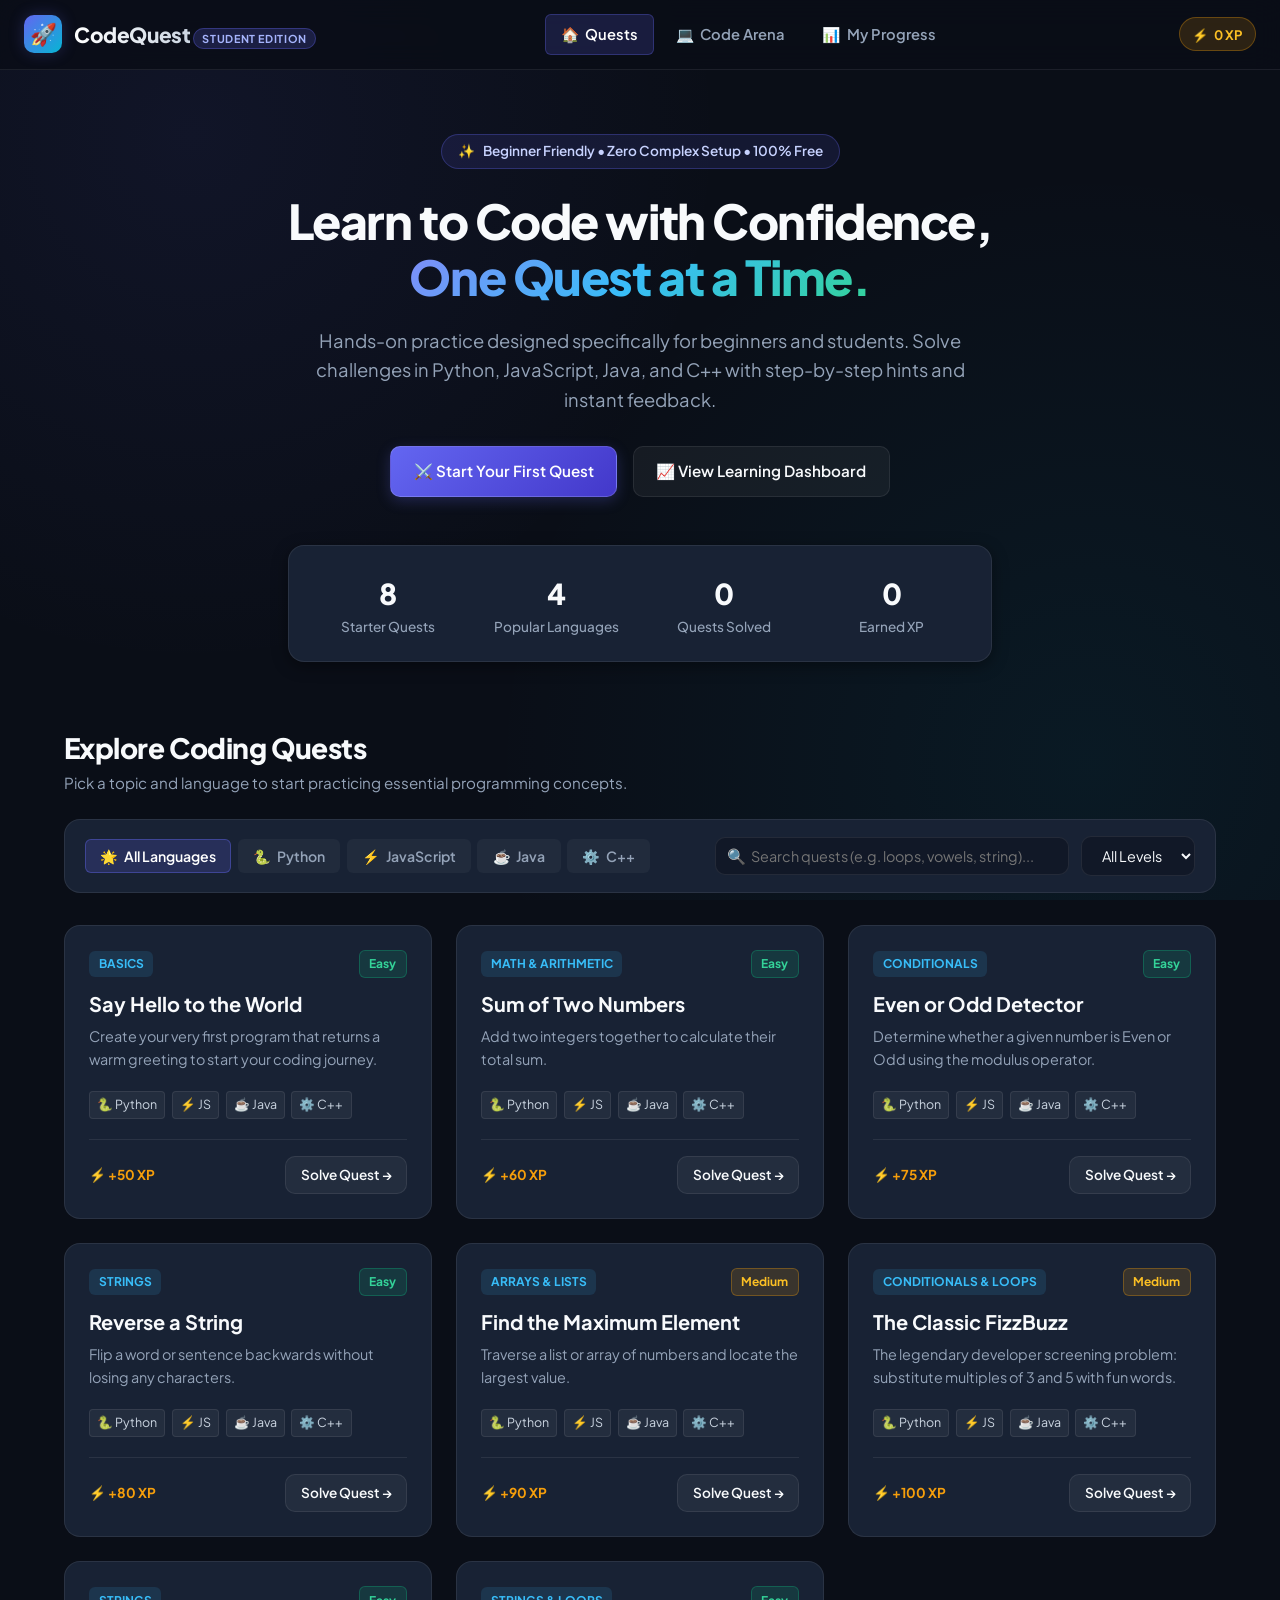
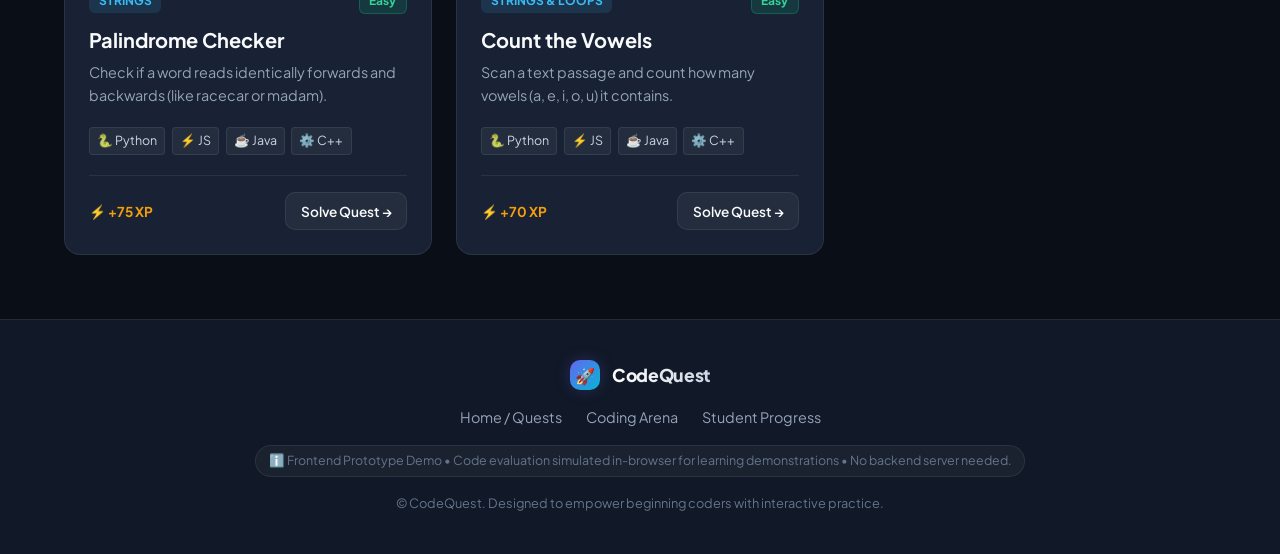
<file: index.html>
<!DOCTYPE html>
<html lang="en">

<head>
  <meta charset="UTF-8">
  <meta name="viewport" content="width=device-width, initial-scale=1.0">
  <title>CodeQuest - Beginner-Friendly Coding Practice</title>
  <meta name="description"
    content="Master coding with CodeQuest! Interactive, beginner-friendly practice quests for Python, JavaScript, Java, and C++.">
  <link rel="stylesheet" href="style.css">
</head>

<body>

  <!-- Navigation Bar -->
  <nav class="navbar" id="main-navbar">
    <div class="nav-brand">
      <div class="brand-logo" aria-hidden="true">🚀</div>
      <div>
        <span class="brand-title">CodeQuest</span>
        <span class="brand-badge">Student Edition</span>
      </div>
    </div>

    <ul class="nav-links">
      <li class="nav-item">
        <a href="index.html" class="active" id="nav-home">
          <span>🏠</span> Quests
        </a>
      </li>
      <li class="nav-item">
        <a href="problem.html" id="nav-solver">
          <span>💻</span> Code Arena
        </a>
      </li>
      <li class="nav-item">
        <a href="progress.html" id="nav-progress">
          <span>📊</span> My Progress
        </a>
      </li>
    </ul>

    <div class="nav-stats">
      <div class="user-xp-badge" id="nav-xp-badge" title="Your Total Experience Points">
        <span>⚡</span>
        <span id="nav-xp-counter">0 XP</span>
      </div>
    </div>
  </nav>

  <!-- Hero Section -->
  <header class="hero">
    <div class="hero-pill">
      <span>✨</span> Beginner Friendly • Zero Complex Setup • 100% Free
    </div>
    <h1 class="hero-title">
      Learn to Code with Confidence, <br>
      <span class="gradient-text">One Quest at a Time.</span>
    </h1>
    <p class="hero-subtitle">
      Hands-on practice designed specifically for beginners and students. Solve challenges in Python, JavaScript, Java,
      and C++ with step-by-step hints and instant feedback.
    </p>

    <div class="hero-actions">
      <a href="problem.html?id=hello-world&lang=python" class="btn btn-primary" id="hero-start-btn">
        <span>⚔️ Start Your First Quest</span>
      </a>
      <a href="progress.html" class="btn btn-secondary" id="hero-progress-btn">
        <span>📈 View Learning Dashboard</span>
      </a>
    </div>

    <!-- Quick Stats Strip -->
    <div class="stats-strip">
      <div class="stat-item">
        <div class="stat-value" id="stat-total-problems">8</div>
        <div class="stat-label">Starter Quests</div>
      </div>
      <div class="stat-item">
        <div class="stat-value">4</div>
        <div class="stat-label">Popular Languages</div>
      </div>
      <div class="stat-item">
        <div class="stat-value" id="stat-completed-problems">0</div>
        <div class="stat-label">Quests Solved</div>
      </div>
      <div class="stat-item">
        <div class="stat-value" id="stat-total-xp">0</div>
        <div class="stat-label">Earned XP</div>
      </div>
    </div>
  </header>

  <!-- Main Explorer & Problem Catalog -->
  <main class="explorer-section">
    <div class="section-header">
      <div>
        <h2 class="section-title">Explore Coding Quests</h2>
        <p class="section-desc">Pick a topic and language to start practicing essential programming concepts.</p>
      </div>
    </div>

    <!-- Filter & Search Toolbar -->
    <div class="filters-toolbar">
      <!-- Language Tabs -->
      <div class="language-tabs" id="lang-filter-tabs">
        <button class="lang-tab active" data-lang="all" id="filter-lang-all">
          <span>🌟</span> All Languages
        </button>
        <button class="lang-tab" data-lang="python" id="filter-lang-python">
          <span>🐍</span> Python
        </button>
        <button class="lang-tab" data-lang="javascript" id="filter-lang-js">
          <span>⚡</span> JavaScript
        </button>
        <button class="lang-tab" data-lang="java" id="filter-lang-java">
          <span>☕</span> Java
        </button>
        <button class="lang-tab" data-lang="cpp" id="filter-lang-cpp">
          <span>⚙️</span> C++
        </button>
      </div>

      <!-- Search & Difficulty Filter -->
      <div class="search-difficulty-group">
        <div class="search-box-wrapper">
          <span class="search-icon">🔍</span>
          <input type="text" id="search-input" class="search-input"
            placeholder="Search quests (e.g. loops, vowels, string)..." aria-label="Search coding quests">
        </div>

        <select id="difficulty-filter" class="difficulty-select" aria-label="Filter by difficulty">
          <option value="all">All Levels</option>
          <option value="easy">Easy</option>
          <option value="medium">Medium</option>
        </select>
      </div>
    </div>

    <!-- Problems Grid -->
    <div class="problems-grid" id="problems-grid">
      <!-- Populated dynamically by js/app.js from js/problems.js -->
    </div>
  </main>

  <!-- Footer -->
  <footer class="footer">
    <div class="footer-inner">
      <div class="nav-brand">
        <div class="brand-logo" style="width: 30px; height: 30px; font-size: 1rem;">🚀</div>
        <span class="brand-title" style="font-size: 1.1rem;">CodeQuest</span>
      </div>
      <ul class="footer-nav">
        <li><a href="index.html">Home / Quests</a></li>
        <li><a href="problem.html">Coding Arena</a></li>
        <li><a href="progress.html">Student Progress</a></li>
      </ul>
      <div class="disclaimer-badge">
        ℹ️ Frontend Prototype Demo • Code evaluation simulated in-browser for learning demonstrations • No backend
        server needed.
      </div>
      <p style="font-size: 0.8rem; color: var(--text-dim);">
        &copy; CodeQuest. Designed to empower beginning coders with interactive practice.
      </p>
    </div>
  </footer>

  <!-- Scripts -->
  <script src="js/problems.js"></script>
  <script src="js/app.js"></script>
</body>

</html>
</file>
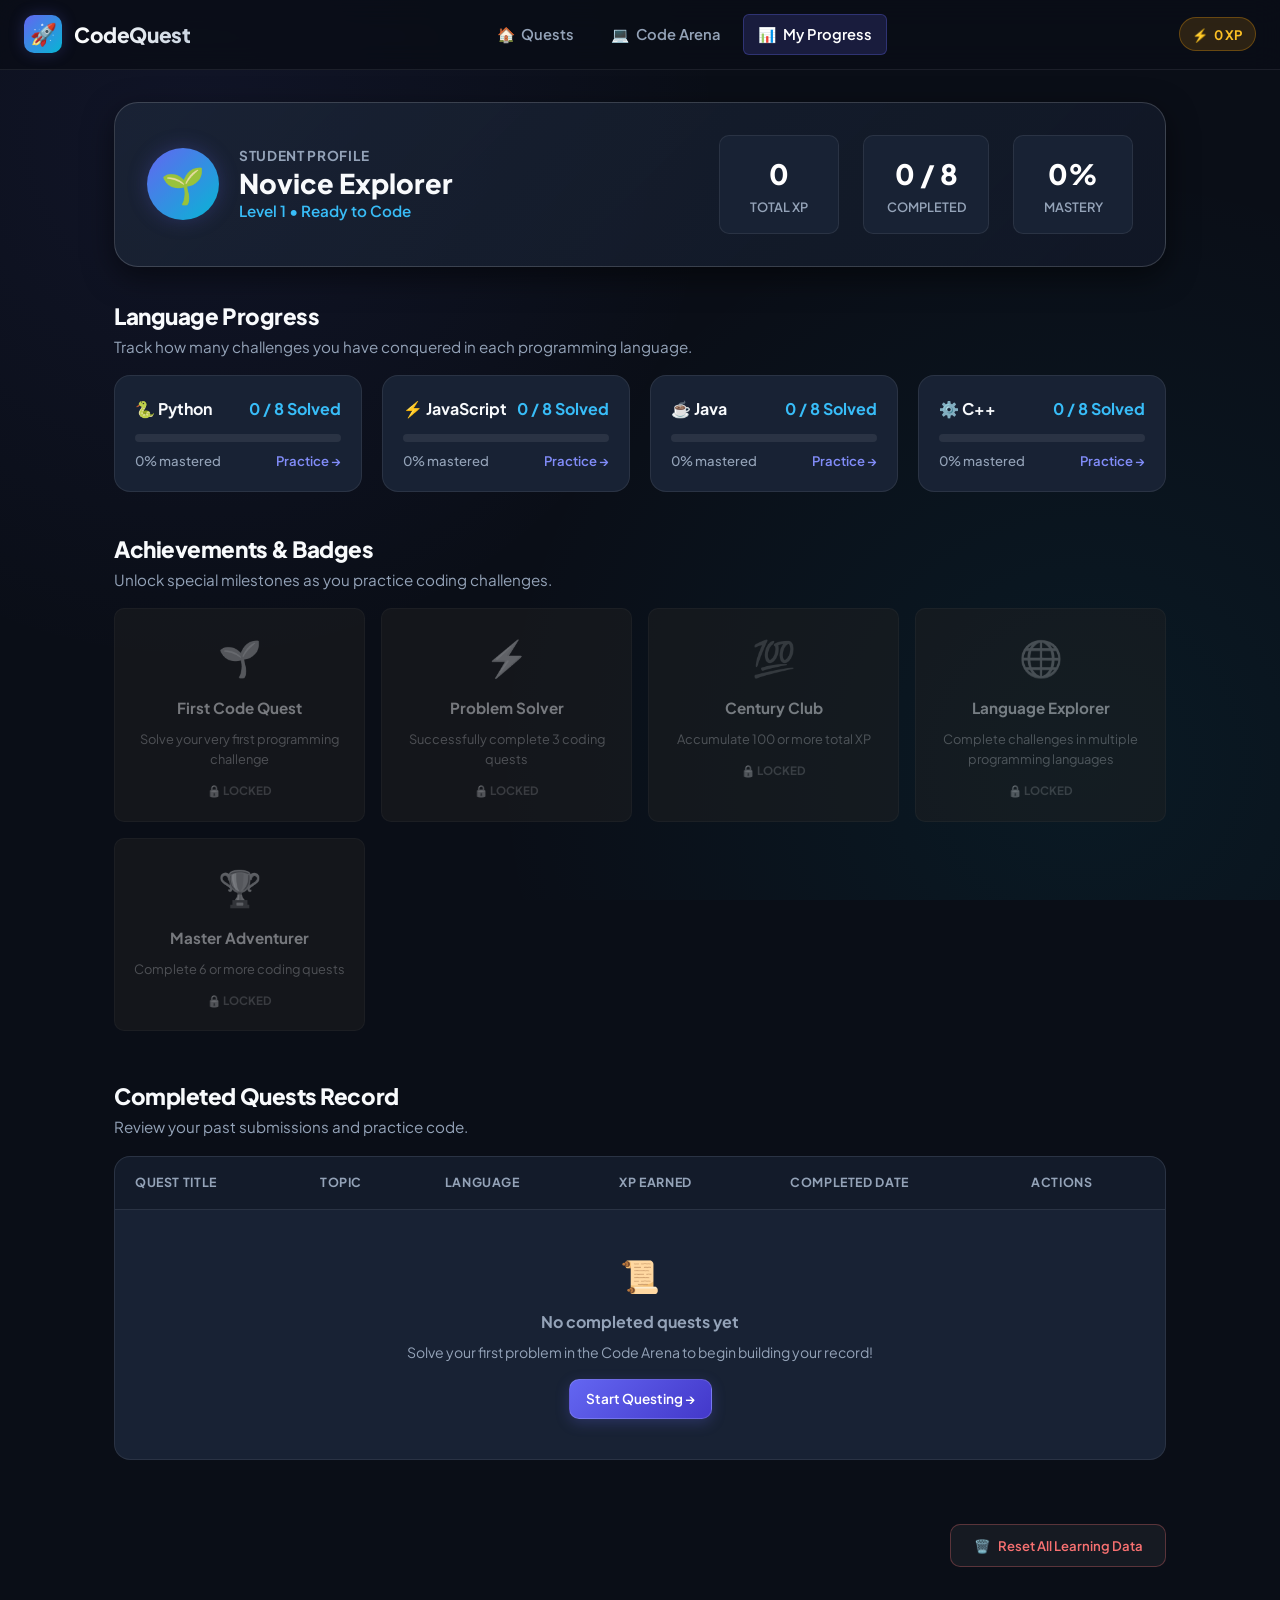
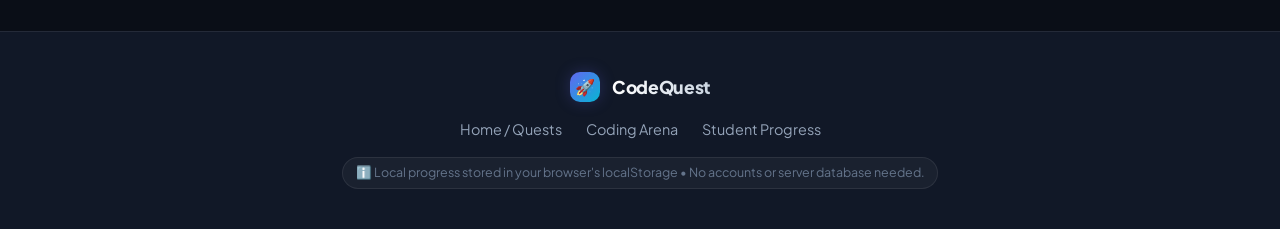
<file: progress.html>
<!DOCTYPE html>
<html lang="en">

<head>
  <meta charset="UTF-8">
  <meta name="viewport" content="width=device-width, initial-scale=1.0">
  <title>Student Progress - CodeQuest</title>
  <meta name="description" content="Track your coding milestones, language mastery, XP, and achievements on CodeQuest.">
  <link rel="stylesheet" href="style.css">
</head>

<body>

  <!-- Navigation Bar -->
  <nav class="navbar" id="progress-navbar">
    <div class="nav-brand">
      <a href="index.html" style="display: flex; align-items: center; gap: 0.75rem;">
        <div class="brand-logo" aria-hidden="true">🚀</div>
        <span class="brand-title">CodeQuest</span>
      </a>
    </div>

    <ul class="nav-links">
      <li class="nav-item">
        <a href="index.html" id="nav-quests">
          <span>🏠</span> Quests
        </a>
      </li>
      <li class="nav-item">
        <a href="problem.html" id="nav-code-arena">
          <span>💻</span> Code Arena
        </a>
      </li>
      <li class="nav-item">
        <a href="progress.html" class="active" id="nav-my-progress">
          <span>📊</span> My Progress
        </a>
      </li>
    </ul>

    <div class="nav-stats">
      <div class="user-xp-badge" id="nav-xp-badge">
        <span>⚡</span>
        <span id="nav-xp-counter">0 XP</span>
      </div>
    </div>
  </nav>

  <!-- Progress Container -->
  <main class="progress-container">

    <!-- Hero Card Profile Overview -->
    <section class="progress-hero-card">
      <div class="user-profile-meta">
        <div class="avatar-badge" id="profile-avatar-icon">🌱</div>
        <div class="profile-text">
          <div
            style="font-size: 0.85rem; font-weight: 700; text-transform: uppercase; letter-spacing: 0.05em; color: var(--text-muted);">
            Student Profile
          </div>
          <h2 id="profile-rank-title">Novice Explorer</h2>
          <div class="profile-role">Level 1 • Ready to Code</div>
        </div>
      </div>

      <!-- Quick Summary Metric Boxes -->
      <div class="progress-metrics-group">
        <div class="metric-box">
          <div class="metric-value" id="metric-total-xp">0</div>
          <div class="metric-label">Total XP</div>
        </div>
        <div class="metric-box">
          <div class="metric-value" id="metric-solved-count">0 / 8</div>
          <div class="metric-label">Completed</div>
        </div>
        <div class="metric-box">
          <div class="metric-value" id="metric-completion-rate">0%</div>
          <div class="metric-label">Mastery</div>
        </div>
      </div>
    </section>

    <!-- Language Mastery Section -->
    <section style="margin-bottom: 2.5rem;">
      <div class="section-header" style="margin-bottom: 1rem;">
        <div>
          <h3 class="section-title" style="font-size: 1.4rem;">Language Progress</h3>
          <p class="section-desc">Track how many challenges you have conquered in each programming language.</p>
        </div>
      </div>

      <div class="languages-progress-grid" id="languages-progress-grid">
        <!-- Rendered dynamically by js/app.js -->
      </div>
    </section>

    <!-- Badges & Achievements Section -->
    <section class="achievements-section">
      <div class="section-header" style="margin-bottom: 0.5rem;">
        <div>
          <h3 class="section-title" style="font-size: 1.4rem;">Achievements & Badges</h3>
          <p class="section-desc">Unlock special milestones as you practice coding challenges.</p>
        </div>
      </div>

      <div class="achievements-grid" id="achievements-grid">
        <!-- Rendered dynamically by js/app.js -->
      </div>
    </section>

    <!-- Solved History Table -->
    <section class="history-section">
      <div class="section-header" style="margin-bottom: 0.5rem;">
        <div>
          <h3 class="section-title" style="font-size: 1.4rem;">Completed Quests Record</h3>
          <p class="section-desc">Review your past submissions and practice code.</p>
        </div>
      </div>

      <div class="history-table-wrapper">
        <table class="history-table">
          <thead>
            <tr>
              <th>Quest Title</th>
              <th>Topic</th>
              <th>Language</th>
              <th>XP Earned</th>
              <th>Completed Date</th>
              <th>Actions</th>
            </tr>
          </thead>
          <tbody id="history-table-body">
            <!-- Populated by js/app.js -->
          </tbody>
        </table>

        <!-- Empty state placeholder -->
        <div id="history-empty-state"
          style="padding: 2.5rem; text-align: center; color: var(--text-muted); display: none;">
          <div style="font-size: 2rem; margin-bottom: 0.5rem;">📜</div>
          <h4>No completed quests yet</h4>
          <p style="font-size: 0.88rem; margin: 0.4rem 0 1rem;">Solve your first problem in the Code Arena to begin
            building your record!</p>
          <a href="problem.html" class="btn btn-primary" style="font-size: 0.85rem; padding: 0.5rem 1rem;">Start
            Questing →</a>
        </div>
      </div>
    </section>

    <!-- Reset Settings Box -->
    <section style="display: flex; justify-content: flex-end; padding-top: 1rem;">
      <button class="btn btn-secondary" id="reset-all-progress-btn"
        style="color: #f87171; border-color: rgba(248, 113, 113, 0.3); font-size: 0.82rem;">
        <span>🗑️</span> Reset All Learning Data
      </button>
    </section>

  </main>

  <!-- Footer -->
  <footer class="footer">
    <div class="footer-inner">
      <div class="nav-brand">
        <div class="brand-logo" style="width: 30px; height: 30px; font-size: 1rem;">🚀</div>
        <span class="brand-title" style="font-size: 1.1rem;">CodeQuest</span>
      </div>
      <ul class="footer-nav">
        <li><a href="index.html">Home / Quests</a></li>
        <li><a href="problem.html">Coding Arena</a></li>
        <li><a href="progress.html">Student Progress</a></li>
      </ul>
      <div class="disclaimer-badge">
        ℹ️ Local progress stored in your browser's localStorage • No accounts or server database needed.
      </div>
    </div>
  </footer>

  <!-- Scripts -->
  <script src="js/problems.js"></script>
  <script src="js/app.js"></script>
</body>

</html>
</file>
<file: style.css>
/* ==========================================================================
   CodeQuest - Modern Stylesheet (style.css)
   Clean, modern, beginner-friendly coding platform styling.
   ========================================================================== */

@import url('https://fonts.googleapis.com/css2?family=Plus+Jakarta+Sans:wght@400;500;600;700;800&family=Fira+Code:wght@400;500;600&display=swap');

:root {
  /* Color Palette */
  --bg-dark: #0a0e17;
  --bg-surface: #111827;
  --bg-card: #182234;
  --bg-card-hover: #1f2c44;
  --bg-glass: rgba(24, 34, 52, 0.75);
  --bg-editor: #0d121f;

  --text-main: #f8fafc;
  --text-muted: #94a3b8;
  --text-dim: #64748b;

  --primary: #6366f1;
  --primary-hover: #4f46e5;
  --primary-glow: rgba(99, 102, 241, 0.25);

  --accent-cyan: #06b6d4;
  --accent-emerald: #10b981;
  --accent-emerald-glow: rgba(16, 185, 129, 0.2);
  --accent-amber: #f59e0b;
  --accent-rose: #f43f5e;
  --accent-purple: #8b5cf6;

  /* Borders & Shadows */
  --border-subtle: rgba(255, 255, 255, 0.08);
  --border-highlight: rgba(255, 255, 255, 0.16);
  --border-focus: rgba(99, 102, 241, 0.5);

  --shadow-sm: 0 2px 4px rgba(0, 0, 0, 0.3);
  --shadow-md: 0 4px 16px rgba(0, 0, 0, 0.4);
  --shadow-lg: 0 10px 30px rgba(0, 0, 0, 0.5);
  --shadow-glow: 0 0 25px rgba(99, 102, 241, 0.25);

  /* Radius & Transitions */
  --radius-sm: 6px;
  --radius-md: 10px;
  --radius-lg: 16px;
  --radius-xl: 24px;
  --transition: all 0.25s cubic-bezier(0.16, 1, 0.3, 1);

  /* Fonts */
  --font-sans: 'Plus Jakarta Sans', -apple-system, BlinkMacSystemFont, 'Segoe UI', Roboto, sans-serif;
  --font-mono: 'Fira Code', Consolas, Monaco, monospace;
}

/* --------------------------------------------------------------------------
   Reset & Base
   -------------------------------------------------------------------------- */
* {
  box-sizing: border-box;
  margin: 0;
  padding: 0;
}

body {
  font-family: var(--font-sans);
  background-color: var(--bg-dark);
  color: var(--text-main);
  line-height: 1.6;
  min-height: 100vh;
  display: flex;
  flex-direction: column;
  overflow-x: hidden;
  background-image:
    radial-gradient(circle at 15% 15%, rgba(99, 102, 241, 0.08) 0%, transparent 40%),
    radial-gradient(circle at 85% 85%, rgba(6, 182, 212, 0.07) 0%, transparent 45%);
  background-attachment: fixed;
}

a {
  color: inherit;
  text-decoration: none;
  transition: var(--transition);
}

button {
  font-family: inherit;
  cursor: pointer;
  border: none;
  background: none;
  transition: var(--transition);
}

input,
select,
textarea {
  font-family: inherit;
  color: inherit;
}

/* --------------------------------------------------------------------------
   Navbar
   -------------------------------------------------------------------------- */
.navbar {
  position: sticky;
  top: 0;
  z-index: 100;
  background: rgba(10, 14, 23, 0.85);
  backdrop-filter: blur(14px);
  -webkit-backdrop-filter: blur(14px);
  border-bottom: 1px solid var(--border-subtle);
  padding: 0.85rem 1.5rem;
  display: flex;
  align-items: center;
  justify-content: space-between;
}

.nav-brand {
  display: flex;
  align-items: center;
  gap: 0.75rem;
}

.brand-logo {
  width: 38px;
  height: 38px;
  background: linear-gradient(135deg, var(--primary), var(--accent-cyan));
  border-radius: var(--radius-md);
  display: flex;
  align-items: center;
  justify-content: center;
  font-size: 1.35rem;
  box-shadow: 0 0 15px var(--primary-glow);
}

.brand-title {
  font-size: 1.3rem;
  font-weight: 800;
  letter-spacing: -0.02em;
  background: linear-gradient(to right, #ffffff, #cbd5e1);
  -webkit-background-clip: text;
  -webkit-text-fill-color: transparent;
}

.brand-badge {
  font-size: 0.68rem;
  font-weight: 700;
  text-transform: uppercase;
  letter-spacing: 0.06em;
  background: rgba(99, 102, 241, 0.2);
  color: #a5b4fc;
  padding: 0.2rem 0.5rem;
  border-radius: 999px;
  border: 1px solid rgba(99, 102, 241, 0.35);
}

.nav-links {
  display: flex;
  align-items: center;
  gap: 0.5rem;
  list-style: none;
}

.nav-item a {
  padding: 0.5rem 0.9rem;
  border-radius: var(--radius-sm);
  font-weight: 600;
  font-size: 0.92rem;
  color: var(--text-muted);
  display: flex;
  align-items: center;
  gap: 0.4rem;
}

.nav-item a:hover {
  color: var(--text-main);
  background: rgba(255, 255, 255, 0.05);
}

.nav-item a.active {
  color: #ffffff;
  background: rgba(99, 102, 241, 0.18);
  border: 1px solid rgba(99, 102, 241, 0.3);
}

.nav-stats {
  display: flex;
  align-items: center;
  gap: 0.8rem;
}

.user-xp-badge {
  background: rgba(245, 158, 11, 0.15);
  border: 1px solid rgba(245, 158, 11, 0.3);
  color: #fbbf24;
  padding: 0.35rem 0.75rem;
  border-radius: 999px;
  font-size: 0.82rem;
  font-weight: 700;
  display: flex;
  align-items: center;
  gap: 0.35rem;
}

/* --------------------------------------------------------------------------
   Hero Section
   -------------------------------------------------------------------------- */
.hero {
  padding: 4rem 1.5rem 3rem;
  text-align: center;
  max-width: 900px;
  margin: 0 auto;
}

.hero-pill {
  display: inline-flex;
  align-items: center;
  gap: 0.5rem;
  padding: 0.35rem 1rem;
  background: rgba(99, 102, 241, 0.12);
  border: 1px solid rgba(99, 102, 241, 0.3);
  border-radius: 999px;
  color: #c7d2fe;
  font-size: 0.85rem;
  font-weight: 600;
  margin-bottom: 1.5rem;
}

.hero-title {
  font-size: 3rem;
  font-weight: 800;
  line-height: 1.18;
  letter-spacing: -0.03em;
  margin-bottom: 1.25rem;
}

.hero-title span.gradient-text {
  background: linear-gradient(135deg, #818cf8 0%, #38bdf8 50%, #34d399 100%);
  -webkit-background-clip: text;
  -webkit-text-fill-color: transparent;
}

.hero-subtitle {
  font-size: 1.15rem;
  color: var(--text-muted);
  max-width: 680px;
  margin: 0 auto 2rem;
}

.hero-actions {
  display: flex;
  align-items: center;
  justify-content: center;
  gap: 1rem;
  flex-wrap: wrap;
  margin-bottom: 3rem;
}

.btn {
  display: inline-flex;
  align-items: center;
  justify-content: center;
  gap: 0.5rem;
  font-weight: 600;
  font-size: 0.95rem;
  padding: 0.75rem 1.4rem;
  border-radius: var(--radius-md);
  transition: var(--transition);
}

.btn-primary {
  background: linear-gradient(135deg, var(--primary), #4338ca);
  color: #ffffff;
  box-shadow: 0 4px 14px var(--primary-glow);
  border: 1px solid rgba(255, 255, 255, 0.15);
}

.btn-primary:hover {
  background: linear-gradient(135deg, #4f46e5, #3730a3);
  transform: translateY(-2px);
  box-shadow: 0 6px 20px rgba(99, 102, 241, 0.4);
}

.btn-secondary {
  background: rgba(255, 255, 255, 0.05);
  color: var(--text-main);
  border: 1px solid var(--border-subtle);
}

.btn-secondary:hover {
  background: rgba(255, 255, 255, 0.1);
  border-color: var(--border-highlight);
  transform: translateY(-2px);
}

.btn-success {
  background: linear-gradient(135deg, var(--accent-emerald), #059669);
  color: #ffffff;
  box-shadow: 0 4px 14px var(--accent-emerald-glow);
}

.btn-success:hover {
  background: linear-gradient(135deg, #059669, #047857);
  transform: translateY(-2px);
}

/* Feature stats counter */
.stats-strip {
  display: grid;
  grid-template-columns: repeat(4, 1fr);
  gap: 1rem;
  background: var(--bg-card);
  border: 1px solid var(--border-subtle);
  border-radius: var(--radius-lg);
  padding: 1.5rem;
  box-shadow: var(--shadow-md);
}

.stat-item {
  text-align: center;
}

.stat-value {
  font-size: 1.8rem;
  font-weight: 800;
  color: var(--text-main);
}

.stat-label {
  font-size: 0.85rem;
  color: var(--text-muted);
  font-weight: 500;
}

/* --------------------------------------------------------------------------
   Filter & Explorer Section
   -------------------------------------------------------------------------- */
.explorer-section {
  max-width: 1200px;
  margin: 0 auto;
  padding: 1rem 1.5rem 4rem;
  width: 100%;
}

.section-header {
  display: flex;
  align-items: center;
  justify-content: space-between;
  margin-bottom: 1.5rem;
  flex-wrap: wrap;
  gap: 1rem;
}

.section-title {
  font-size: 1.75rem;
  font-weight: 800;
  letter-spacing: -0.02em;
}

.section-desc {
  font-size: 0.95rem;
  color: var(--text-muted);
}

.filters-toolbar {
  background: var(--bg-card);
  border: 1px solid var(--border-subtle);
  border-radius: var(--radius-lg);
  padding: 1rem 1.25rem;
  display: flex;
  flex-wrap: wrap;
  gap: 1rem;
  align-items: center;
  justify-content: space-between;
  margin-bottom: 2rem;
}

.language-tabs {
  display: flex;
  gap: 0.4rem;
  flex-wrap: wrap;
}

.lang-tab {
  padding: 0.45rem 0.9rem;
  font-size: 0.88rem;
  font-weight: 600;
  border-radius: var(--radius-sm);
  color: var(--text-muted);
  background: rgba(255, 255, 255, 0.04);
  border: 1px solid transparent;
  display: flex;
  align-items: center;
  gap: 0.35rem;
}

.lang-tab:hover {
  color: var(--text-main);
  background: rgba(255, 255, 255, 0.08);
}

.lang-tab.active {
  background: rgba(99, 102, 241, 0.2);
  color: #ffffff;
  border-color: rgba(99, 102, 241, 0.4);
}

.search-difficulty-group {
  display: flex;
  gap: 0.75rem;
  align-items: center;
  flex-grow: 1;
  max-width: 480px;
}

.search-box-wrapper {
  position: relative;
  flex-grow: 1;
}

.search-input {
  width: 100%;
  background: var(--bg-surface);
  border: 1px solid var(--border-subtle);
  border-radius: var(--radius-md);
  padding: 0.55rem 1rem 0.55rem 2.2rem;
  font-size: 0.9rem;
  color: var(--text-main);
  outline: none;
  transition: var(--transition);
}

.search-input:focus {
  border-color: var(--primary);
  box-shadow: 0 0 0 2px var(--primary-glow);
}

.search-icon {
  position: absolute;
  left: 0.75rem;
  top: 50%;
  transform: translateY(-50%);
  color: var(--text-dim);
  font-size: 0.95rem;
  pointer-events: none;
}

.difficulty-select {
  background: var(--bg-surface);
  border: 1px solid var(--border-subtle);
  border-radius: var(--radius-md);
  padding: 0.55rem 1rem;
  font-size: 0.9rem;
  color: var(--text-main);
  outline: none;
  cursor: pointer;
}

.difficulty-select:focus {
  border-color: var(--primary);
}

/* --------------------------------------------------------------------------
   Problems Grid & Cards
   -------------------------------------------------------------------------- */
.problems-grid {
  display: grid;
  grid-template-columns: repeat(auto-fill, minmax(340px, 1fr));
  gap: 1.5rem;
}

.problem-card {
  background: var(--bg-card);
  border: 1px solid var(--border-subtle);
  border-radius: var(--radius-lg);
  padding: 1.5rem;
  display: flex;
  flex-direction: column;
  justify-content: space-between;
  transition: var(--transition);
  position: relative;
  overflow: hidden;
}

.problem-card:hover {
  background: var(--bg-card-hover);
  border-color: var(--border-highlight);
  transform: translateY(-3px);
  box-shadow: var(--shadow-md);
}

.problem-card-top {
  display: flex;
  align-items: center;
  justify-content: space-between;
  margin-bottom: 0.75rem;
}

.category-tag {
  font-size: 0.75rem;
  font-weight: 700;
  text-transform: uppercase;
  color: #38bdf8;
  background: rgba(56, 189, 248, 0.12);
  padding: 0.2rem 0.6rem;
  border-radius: var(--radius-sm);
}

.badge-difficulty {
  font-size: 0.75rem;
  font-weight: 700;
  padding: 0.2rem 0.6rem;
  border-radius: var(--radius-sm);
}

.badge-difficulty.easy {
  background: rgba(16, 185, 129, 0.15);
  color: #34d399;
  border: 1px solid rgba(16, 185, 129, 0.3);
}

.badge-difficulty.medium {
  background: rgba(245, 158, 11, 0.15);
  color: #fbbf24;
  border: 1px solid rgba(245, 158, 11, 0.3);
}

.problem-card-title {
  font-size: 1.25rem;
  font-weight: 700;
  margin-bottom: 0.5rem;
  color: var(--text-main);
  line-height: 1.35;
}

.problem-card-desc {
  font-size: 0.9rem;
  color: var(--text-muted);
  margin-bottom: 1.25rem;
  flex-grow: 1;
}

.languages-supported {
  display: flex;
  align-items: center;
  gap: 0.4rem;
  margin-bottom: 1.25rem;
}

.lang-icon-badge {
  font-size: 0.78rem;
  background: rgba(255, 255, 255, 0.05);
  border: 1px solid var(--border-subtle);
  padding: 0.2rem 0.45rem;
  border-radius: 4px;
  color: #cbd5e1;
}

.problem-card-footer {
  display: flex;
  align-items: center;
  justify-content: space-between;
  border-top: 1px solid var(--border-subtle);
  padding-top: 1rem;
}

.xp-indicator {
  font-size: 0.85rem;
  font-weight: 700;
  color: #f59e0b;
  display: flex;
  align-items: center;
  gap: 0.25rem;
}

.card-status-badge {
  display: inline-flex;
  align-items: center;
  gap: 0.3rem;
  font-size: 0.8rem;
  font-weight: 700;
  color: #34d399;
}

/* --------------------------------------------------------------------------
   Problem Workspace Layout (problem.html)
   -------------------------------------------------------------------------- */
.workspace-container {
  display: grid;
  grid-template-columns: 480px 1fr;
  height: calc(100vh - 65px);
  overflow: hidden;
  position: relative;
}

.panel-specs {
  background: var(--bg-surface);
  border-right: 1px solid var(--border-subtle);
  overflow-y: auto;
  padding: 1.5rem;
  display: flex;
  flex-direction: column;
  gap: 1.25rem;
}

.panel-editor-view {
  display: flex;
  flex-direction: column;
  background: var(--bg-dark);
  height: 100%;
  overflow: hidden;
}

/* Problem Navigation Bar */
.problem-nav-header {
  display: flex;
  align-items: center;
  justify-content: space-between;
  padding-bottom: 1rem;
  border-bottom: 1px solid var(--border-subtle);
}

.back-link {
  font-size: 0.88rem;
  font-weight: 600;
  color: var(--text-muted);
  display: flex;
  align-items: center;
  gap: 0.35rem;
}

.back-link:hover {
  color: var(--text-main);
}

.problem-selector-select {
  background: var(--bg-card);
  border: 1px solid var(--border-subtle);
  border-radius: var(--radius-sm);
  padding: 0.4rem 0.8rem;
  font-size: 0.85rem;
  color: var(--text-main);
  max-width: 240px;
}

.specs-title-block {
  display: flex;
  flex-direction: column;
  gap: 0.5rem;
}

.specs-title {
  font-size: 1.6rem;
  font-weight: 800;
  line-height: 1.25;
}

.meta-tags-row {
  display: flex;
  align-items: center;
  gap: 0.5rem;
  flex-wrap: wrap;
}

.rich-description {
  font-size: 0.95rem;
  color: #cbd5e1;
  line-height: 1.7;
}

.rich-description h3 {
  font-size: 1.05rem;
  font-weight: 700;
  color: var(--text-main);
  margin: 1rem 0 0.4rem;
}

.rich-description code {
  font-family: var(--font-mono);
  background: rgba(255, 255, 255, 0.08);
  padding: 0.15rem 0.4rem;
  border-radius: 4px;
  font-size: 0.85em;
  color: #38bdf8;
}

/* Example Box */
.example-box {
  background: var(--bg-card);
  border: 1px solid var(--border-subtle);
  border-radius: var(--radius-md);
  padding: 1rem;
  margin-top: 0.5rem;
}

.example-box-header {
  font-size: 0.8rem;
  font-weight: 700;
  text-transform: uppercase;
  letter-spacing: 0.05em;
  color: var(--text-muted);
  margin-bottom: 0.6rem;
}

.code-snippet {
  font-family: var(--font-mono);
  background: var(--bg-editor);
  border: 1px solid rgba(255, 255, 255, 0.05);
  border-radius: var(--radius-sm);
  padding: 0.75rem;
  font-size: 0.85rem;
  color: #f1f5f9;
  overflow-x: auto;
  white-space: pre-wrap;
  word-break: break-all;
}

/* Accordion Hints */
.hints-container {
  margin-top: 0.5rem;
}

.hints-header {
  font-size: 0.95rem;
  font-weight: 700;
  margin-bottom: 0.75rem;
  display: flex;
  align-items: center;
  gap: 0.4rem;
  color: #fde047;
}

.hint-accordion {
  border: 1px solid var(--border-subtle);
  border-radius: var(--radius-md);
  background: var(--bg-card);
  margin-bottom: 0.5rem;
  overflow: hidden;
}

.hint-summary {
  padding: 0.75rem 1rem;
  font-weight: 600;
  font-size: 0.88rem;
  cursor: pointer;
  display: flex;
  align-items: center;
  justify-content: space-between;
  user-select: none;
  background: rgba(255, 255, 255, 0.02);
}

.hint-summary:hover {
  background: rgba(255, 255, 255, 0.05);
}

.hint-content {
  padding: 0.85rem 1rem;
  font-size: 0.88rem;
  color: #cbd5e1;
  border-top: 1px solid var(--border-subtle);
  background: rgba(0, 0, 0, 0.2);
}

/* Concepts Cloud */
.concepts-cloud {
  display: flex;
  flex-wrap: wrap;
  gap: 0.4rem;
  margin-top: 0.4rem;
}

.concept-pill {
  font-size: 0.75rem;
  background: rgba(99, 102, 241, 0.12);
  border: 1px solid rgba(99, 102, 241, 0.25);
  color: #c7d2fe;
  padding: 0.2rem 0.6rem;
  border-radius: 999px;
  font-weight: 600;
}

/* --------------------------------------------------------------------------
   Editor & Console Panel
   -------------------------------------------------------------------------- */
.editor-toolbar {
  background: var(--bg-surface);
  border-bottom: 1px solid var(--border-subtle);
  padding: 0.6rem 1rem;
  display: flex;
  align-items: center;
  justify-content: space-between;
  flex-wrap: wrap;
  gap: 0.5rem;
}

.editor-lang-tabs {
  display: flex;
  align-items: center;
  gap: 0.35rem;
}

.editor-lang-btn {
  padding: 0.35rem 0.75rem;
  font-size: 0.85rem;
  font-weight: 600;
  border-radius: var(--radius-sm);
  color: var(--text-muted);
  background: transparent;
  display: flex;
  align-items: center;
  gap: 0.35rem;
  border: 1px solid transparent;
}

.editor-lang-btn:hover {
  color: var(--text-main);
  background: rgba(255, 255, 255, 0.05);
}

.editor-lang-btn.active {
  background: rgba(99, 102, 241, 0.2);
  color: #ffffff;
  border-color: rgba(99, 102, 241, 0.4);
}

.editor-tools {
  display: flex;
  align-items: center;
  gap: 0.5rem;
}

.tool-btn {
  font-size: 0.8rem;
  font-weight: 600;
  padding: 0.35rem 0.7rem;
  border-radius: var(--radius-sm);
  background: rgba(255, 255, 255, 0.05);
  border: 1px solid var(--border-subtle);
  color: var(--text-muted);
  display: inline-flex;
  align-items: center;
  gap: 0.3rem;
}

.tool-btn:hover {
  color: var(--text-main);
  background: rgba(255, 255, 255, 0.1);
}

/* Editor Body */
.editor-body-wrapper {
  position: relative;
  flex: 1 1 50%;
  display: flex;
  flex-direction: column;
  background: var(--bg-editor);
  overflow: hidden;
}

.code-textarea {
  flex-grow: 1;
  width: 100%;
  height: 100%;
  background: transparent;
  color: #f8fafc;
  font-family: var(--font-mono);
  font-size: 0.95rem;
  line-height: 1.65;
  padding: 1.25rem;
  border: none;
  outline: none;
  resize: none;
  tab-size: 4;
  white-space: pre;
}

/* Notice Banner */
.sandbox-notice-banner {
  background: rgba(14, 165, 233, 0.08);
  border-top: 1px solid rgba(14, 165, 233, 0.2);
  border-bottom: 1px solid rgba(14, 165, 233, 0.2);
  padding: 0.45rem 1rem;
  font-size: 0.8rem;
  color: #7dd3fc;
  display: flex;
  align-items: center;
  gap: 0.5rem;
}

/* Editor Action Bar */
.editor-actions-bar {
  background: var(--bg-surface);
  border-top: 1px solid var(--border-subtle);
  padding: 0.75rem 1rem;
  display: flex;
  align-items: center;
  justify-content: space-between;
}

.left-actions {
  display: flex;
  align-items: center;
  gap: 0.5rem;
}

.right-actions {
  display: flex;
  align-items: center;
  gap: 0.75rem;
}

/* Console & Test Case Panel */
.console-panel {
  flex: 0 0 280px;
  background: var(--bg-surface);
  border-top: 1px solid var(--border-subtle);
  display: flex;
  flex-direction: column;
  overflow: hidden;
}

.console-header-tabs {
  display: flex;
  background: rgba(0, 0, 0, 0.25);
  border-bottom: 1px solid var(--border-subtle);
  padding: 0 0.5rem;
}

.console-tab {
  padding: 0.6rem 1rem;
  font-size: 0.85rem;
  font-weight: 600;
  color: var(--text-muted);
  border-bottom: 2px solid transparent;
}

.console-tab:hover {
  color: var(--text-main);
}

.console-tab.active {
  color: #38bdf8;
  border-bottom-color: #38bdf8;
}

.console-content-area {
  flex-grow: 1;
  overflow-y: auto;
  padding: 1rem;
  font-family: var(--font-sans);
}

.test-cases-list {
  display: flex;
  flex-direction: column;
  gap: 0.75rem;
}

.test-case-row {
  background: var(--bg-card);
  border: 1px solid var(--border-subtle);
  border-radius: var(--radius-sm);
  padding: 0.75rem 1rem;
  display: flex;
  align-items: center;
  justify-content: space-between;
  font-size: 0.85rem;
}

.test-case-info {
  display: flex;
  flex-direction: column;
  gap: 0.2rem;
}

.test-case-title {
  font-weight: 600;
  color: var(--text-main);
}

.test-case-io {
  font-family: var(--font-mono);
  font-size: 0.8rem;
  color: var(--text-muted);
}

.test-status-pill {
  font-size: 0.75rem;
  font-weight: 700;
  padding: 0.2rem 0.6rem;
  border-radius: 999px;
}

.status-pending {
  background: rgba(148, 163, 184, 0.15);
  color: #94a3b8;
}

.status-passed {
  background: rgba(16, 185, 129, 0.2);
  color: #34d399;
  border: 1px solid rgba(16, 185, 129, 0.4);
}

.status-failed {
  background: rgba(244, 63, 94, 0.2);
  color: #fb7185;
  border: 1px solid rgba(244, 63, 94, 0.4);
}

.status-error {
  background: rgba(245, 158, 11, 0.2);
  color: #fbbf24;
  border: 1px solid rgba(245, 158, 11, 0.4);
}

.test-case-error-msg {
  margin-top: 0.35rem;
  font-size: 0.78rem;
  color: #fb7185;
  font-family: var(--font-mono);
  background: rgba(244, 63, 94, 0.08);
  padding: 0.35rem 0.6rem;
  border-radius: var(--radius-sm);
  border-left: 2px solid #f43f5e;
  line-height: 1.5;
}

.console-logs-output {
  font-family: var(--font-mono);
  font-size: 0.85rem;
  color: #94a3b8;
  white-space: pre-wrap;
  line-height: 1.6;
}

/* --------------------------------------------------------------------------
   Progress Page Layout (progress.html)
   -------------------------------------------------------------------------- */
.progress-container {
  max-width: 1100px;
  margin: 2rem auto 4rem;
  padding: 0 1.5rem;
  width: 100%;
}

.progress-hero-card {
  background: linear-gradient(135deg, rgba(30, 41, 59, 0.7), rgba(17, 24, 39, 0.9));
  border: 1px solid var(--border-highlight);
  border-radius: var(--radius-xl);
  padding: 2rem;
  display: flex;
  align-items: center;
  justify-content: space-between;
  gap: 2rem;
  box-shadow: var(--shadow-lg);
  margin-bottom: 2rem;
  flex-wrap: wrap;
}

.user-profile-meta {
  display: flex;
  align-items: center;
  gap: 1.25rem;
}

.avatar-badge {
  width: 72px;
  height: 72px;
  background: linear-gradient(135deg, var(--primary), var(--accent-cyan));
  border-radius: 50%;
  display: flex;
  align-items: center;
  justify-content: center;
  font-size: 2.2rem;
  box-shadow: 0 0 20px var(--primary-glow);
}

.profile-text h2 {
  font-size: 1.7rem;
  font-weight: 800;
  line-height: 1.2;
}

.profile-role {
  color: #38bdf8;
  font-weight: 600;
  font-size: 0.95rem;
}

.progress-metrics-group {
  display: flex;
  gap: 1.5rem;
}

.metric-box {
  background: var(--bg-card);
  border: 1px solid var(--border-subtle);
  border-radius: var(--radius-md);
  padding: 1rem 1.4rem;
  text-align: center;
  min-width: 120px;
}

.metric-value {
  font-size: 1.75rem;
  font-weight: 800;
  color: #ffffff;
}

.metric-label {
  font-size: 0.8rem;
  color: var(--text-muted);
  font-weight: 600;
  text-transform: uppercase;
}

/* Language Mastery Progress Bars */
.languages-progress-grid {
  display: grid;
  grid-template-columns: repeat(auto-fit, minmax(240px, 1fr));
  gap: 1.25rem;
  margin-bottom: 2.5rem;
}

.lang-progress-card {
  background: var(--bg-card);
  border: 1px solid var(--border-subtle);
  border-radius: var(--radius-lg);
  padding: 1.25rem;
}

.lang-progress-header {
  display: flex;
  align-items: center;
  justify-content: space-between;
  margin-bottom: 0.75rem;
}

.lang-name-icon {
  font-weight: 700;
  font-size: 1rem;
  display: flex;
  align-items: center;
  gap: 0.4rem;
}

.progress-bar-bg {
  width: 100%;
  height: 8px;
  background: rgba(255, 255, 255, 0.08);
  border-radius: 999px;
  overflow: hidden;
  margin-bottom: 0.5rem;
}

.progress-bar-fill {
  height: 100%;
  background: linear-gradient(90deg, var(--primary), var(--accent-cyan));
  border-radius: 999px;
  transition: width 0.6s ease;
}

.progress-stats-txt {
  display: flex;
  justify-content: space-between;
  font-size: 0.82rem;
  color: var(--text-muted);
  font-weight: 500;
}

/* Achievements Grid */
.achievements-section {
  margin-bottom: 3rem;
}

.achievements-grid {
  display: grid;
  grid-template-columns: repeat(auto-fill, minmax(220px, 1fr));
  gap: 1rem;
  margin-top: 1rem;
}

.achievement-card {
  background: var(--bg-card);
  border: 1px solid var(--border-subtle);
  border-radius: var(--radius-md);
  padding: 1.25rem 1rem;
  text-align: center;
  display: flex;
  flex-direction: column;
  align-items: center;
  gap: 0.5rem;
  transition: var(--transition);
}

.achievement-card.unlocked {
  border-color: rgba(245, 158, 11, 0.4);
  background: linear-gradient(180deg, rgba(245, 158, 11, 0.08) 0%, var(--bg-card) 100%);
  box-shadow: 0 4px 15px rgba(245, 158, 11, 0.1);
}

.achievement-card.locked {
  opacity: 0.45;
  filter: grayscale(1);
}

.achievement-icon {
  font-size: 2.2rem;
  margin-bottom: 0.2rem;
}

.achievement-title {
  font-size: 0.95rem;
  font-weight: 700;
}

.achievement-desc {
  font-size: 0.8rem;
  color: var(--text-muted);
}

/* Solved Quests History Table */
.history-section {
  margin-bottom: 3rem;
}

.history-table-wrapper {
  background: var(--bg-card);
  border: 1px solid var(--border-subtle);
  border-radius: var(--radius-lg);
  overflow-x: auto;
  margin-top: 1rem;
}

.history-table {
  width: 100%;
  border-collapse: collapse;
  text-align: left;
  font-size: 0.9rem;
}

.history-table th,
.history-table td {
  padding: 1rem 1.25rem;
  border-bottom: 1px solid var(--border-subtle);
}

.history-table th {
  background: rgba(0, 0, 0, 0.2);
  color: var(--text-muted);
  font-weight: 700;
  text-transform: uppercase;
  font-size: 0.78rem;
  letter-spacing: 0.05em;
}

.history-table tr:last-child td {
  border-bottom: none;
}

.history-table tr:hover td {
  background: rgba(255, 255, 255, 0.02);
}

/* --------------------------------------------------------------------------
   Toast Notification
   -------------------------------------------------------------------------- */
.toast-container {
  position: fixed;
  bottom: 2rem;
  right: 2rem;
  z-index: 9999;
  display: flex;
  flex-direction: column;
  gap: 0.75rem;
  pointer-events: none;
}

.toast {
  pointer-events: auto;
  background: #1e293b;
  border: 1px solid var(--border-highlight);
  border-radius: var(--radius-md);
  padding: 0.9rem 1.25rem;
  display: flex;
  align-items: center;
  gap: 0.75rem;
  color: #ffffff;
  font-size: 0.9rem;
  font-weight: 600;
  box-shadow: var(--shadow-lg);
  animation: slideInRight 0.3s cubic-bezier(0.16, 1, 0.3, 1) forwards;
}

.toast-success {
  border-left: 4px solid var(--accent-emerald);
}

.toast-info {
  border-left: 4px solid var(--accent-cyan);
}

@keyframes slideInRight {
  from {
    opacity: 0;
    transform: translateX(40px);
  }

  to {
    opacity: 1;
    transform: translateX(0);
  }
}

/* --------------------------------------------------------------------------
   Footer
   -------------------------------------------------------------------------- */
.footer {
  margin-top: auto;
  background: var(--bg-surface);
  border-top: 1px solid var(--border-subtle);
  padding: 2.5rem 1.5rem;
  text-align: center;
  color: var(--text-muted);
  font-size: 0.9rem;
}

.footer-inner {
  max-width: 1000px;
  margin: 0 auto;
  display: flex;
  flex-direction: column;
  gap: 1rem;
  align-items: center;
}

.footer-nav {
  display: flex;
  gap: 1.5rem;
  list-style: none;
}

.footer-nav a:hover {
  color: var(--text-main);
}

.disclaimer-badge {
  display: inline-block;
  background: rgba(255, 255, 255, 0.04);
  border: 1px solid var(--border-subtle);
  border-radius: 999px;
  padding: 0.3rem 0.8rem;
  font-size: 0.78rem;
  color: var(--text-dim);
}

/* --------------------------------------------------------------------------
   Responsive Adaptations
   -------------------------------------------------------------------------- */
@media (max-width: 960px) {
  .workspace-container {
    grid-template-columns: 1fr;
    height: auto;
    overflow: visible;
  }

  .panel-specs {
    border-right: none;
    border-bottom: 1px solid var(--border-subtle);
    max-height: 500px;
  }

  .panel-editor-view {
    min-height: 600px;
  }

  .stats-strip {
    grid-template-columns: repeat(2, 1fr);
  }

  .progress-hero-card {
    flex-direction: column;
    align-items: flex-start;
  }

  .progress-metrics-group {
    width: 100%;
    justify-content: space-between;
  }
}

@media (max-width: 640px) {
  .hero-title {
    font-size: 2.2rem;
  }

  .filters-toolbar {
    flex-direction: column;
    align-items: stretch;
  }

  .search-difficulty-group {
    max-width: 100%;
    flex-direction: column;
  }

  .nav-links {
    display: none;
    /* Can be expanded into mobile dropdown */
  }

  .stats-strip {
    grid-template-columns: 1fr;
  }
}
</file>
